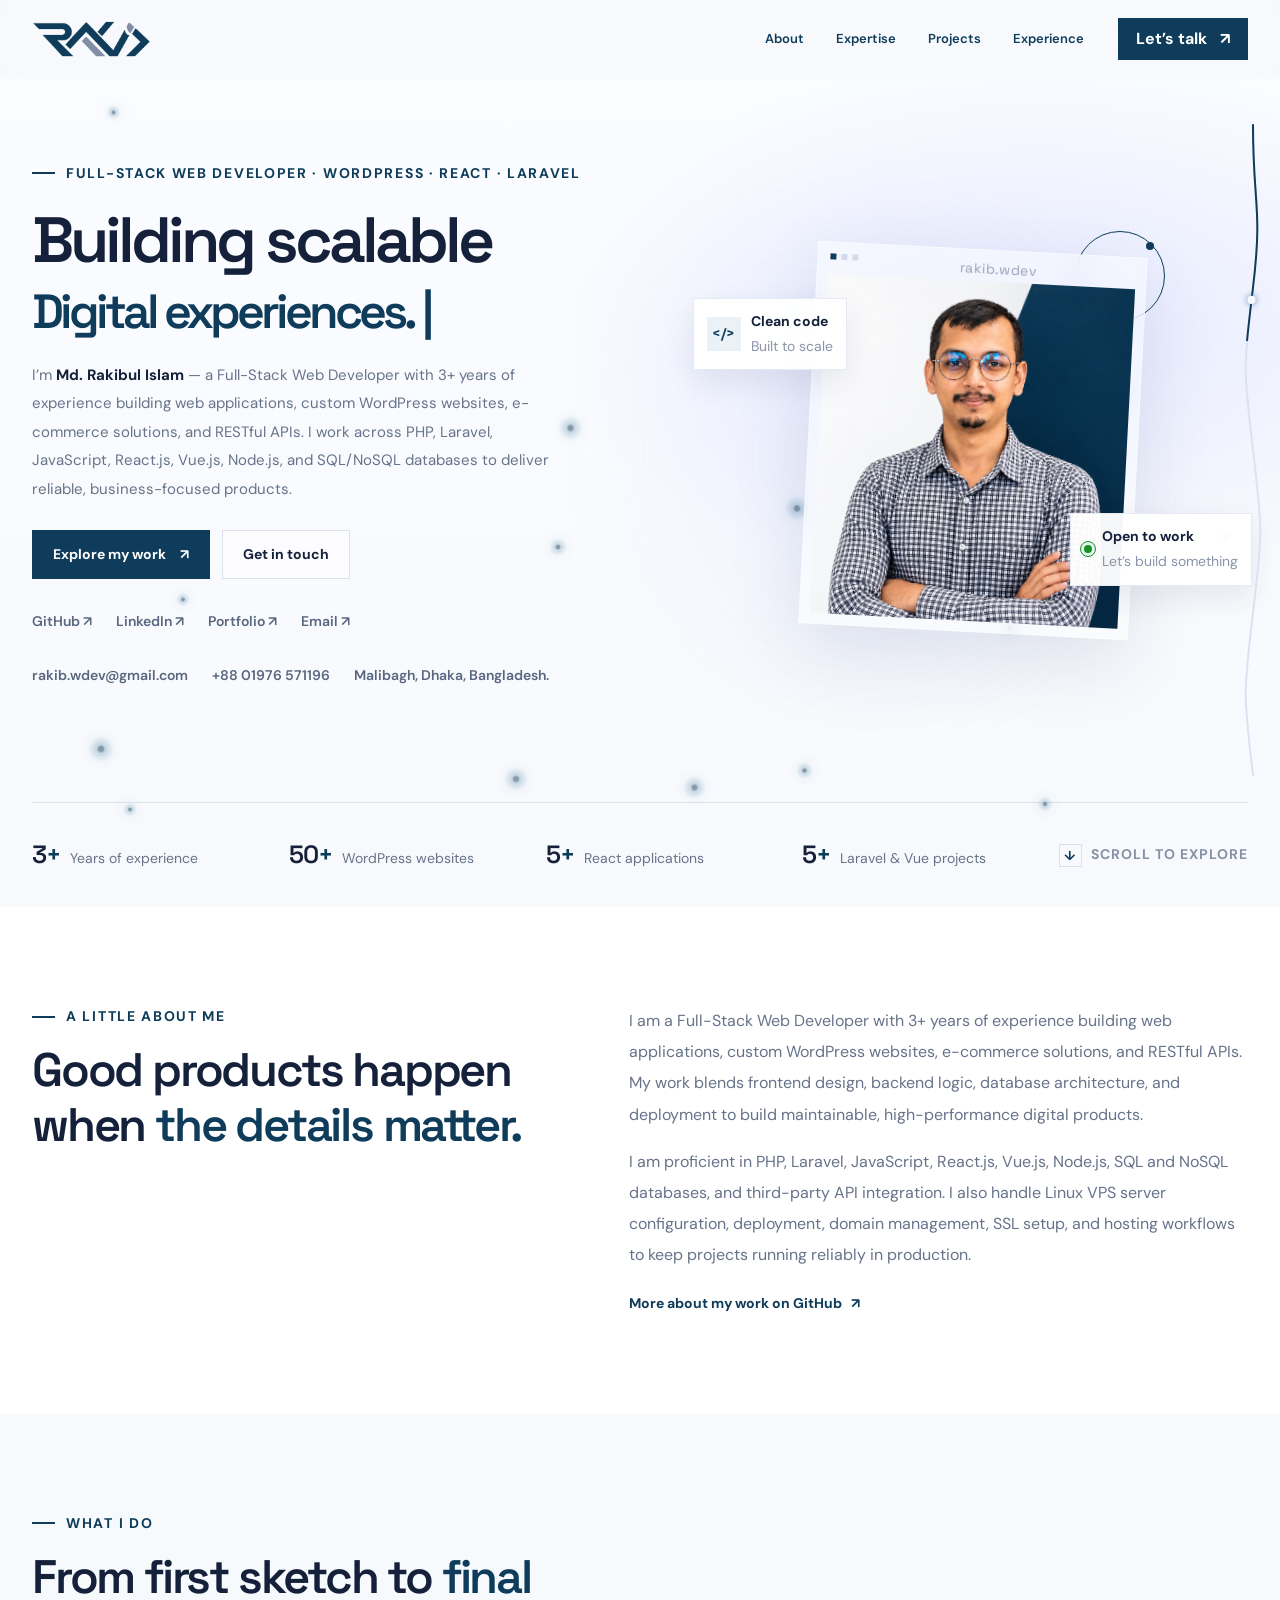
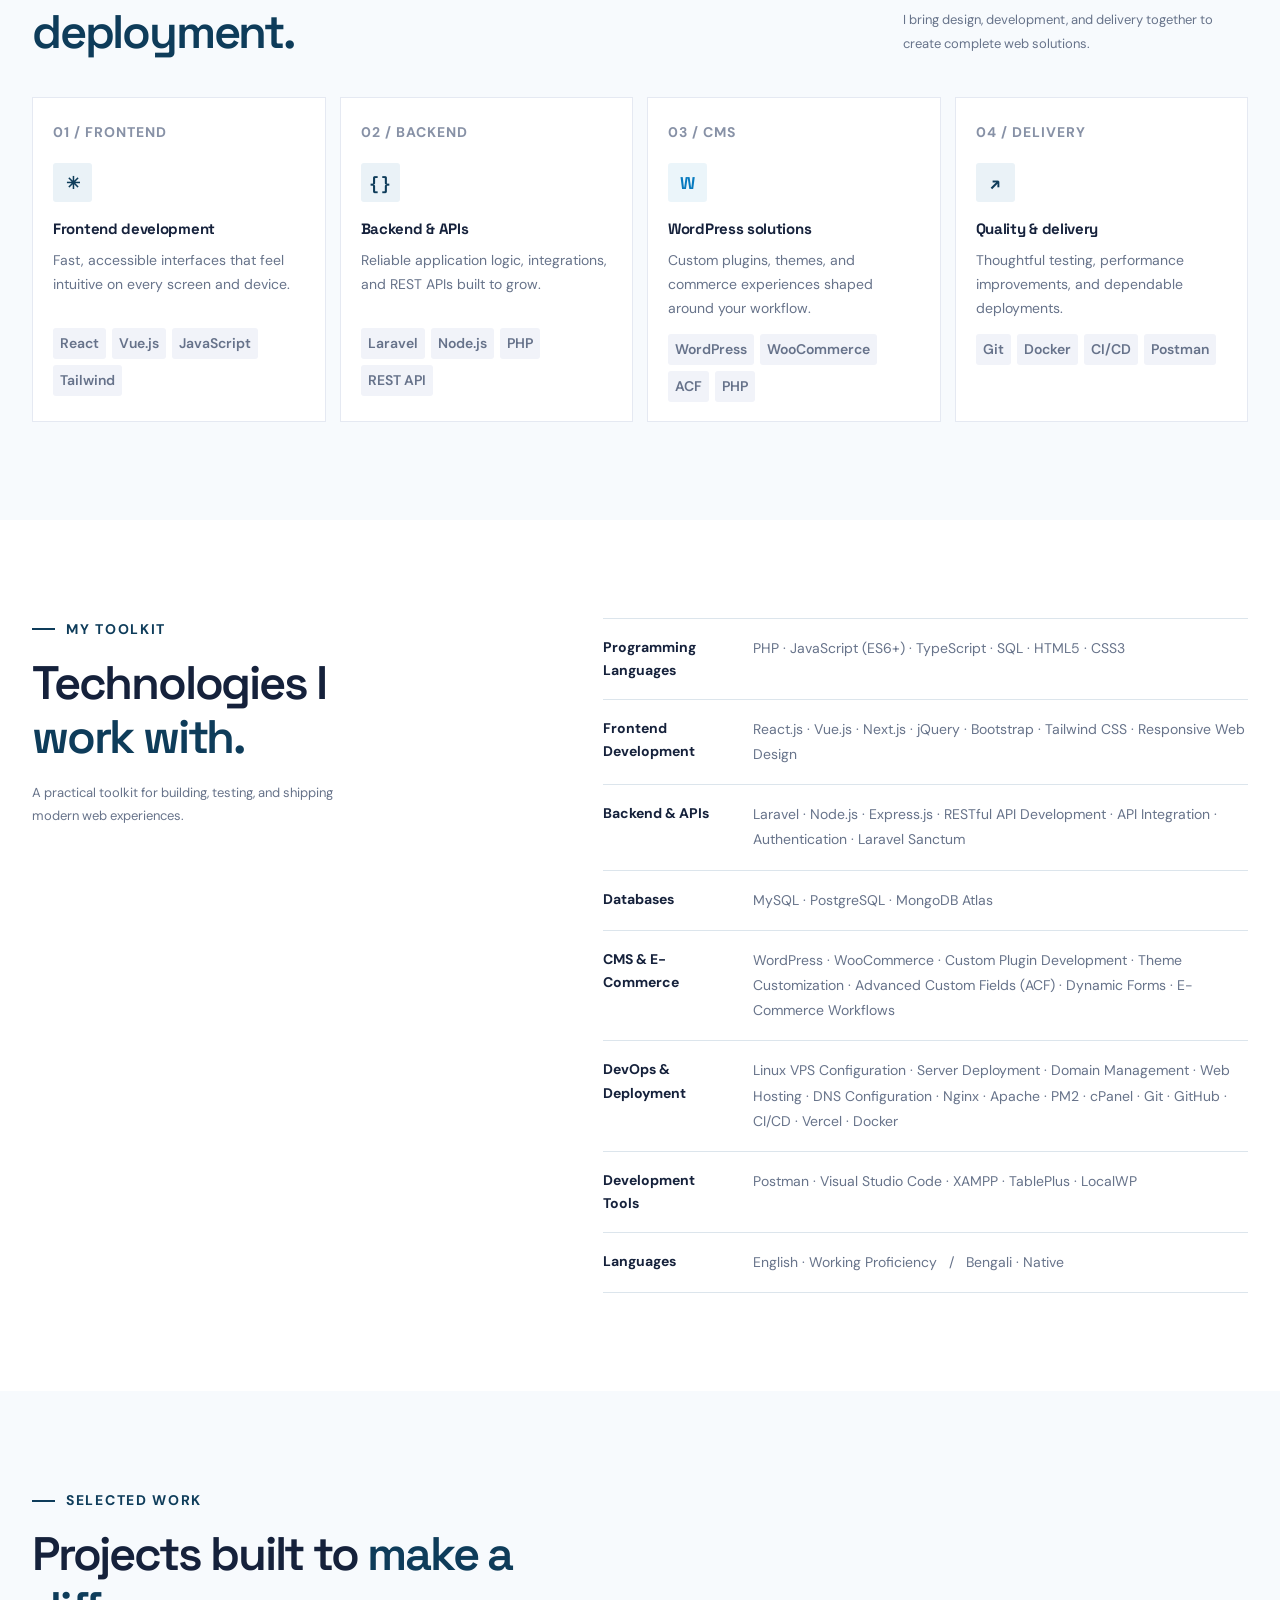
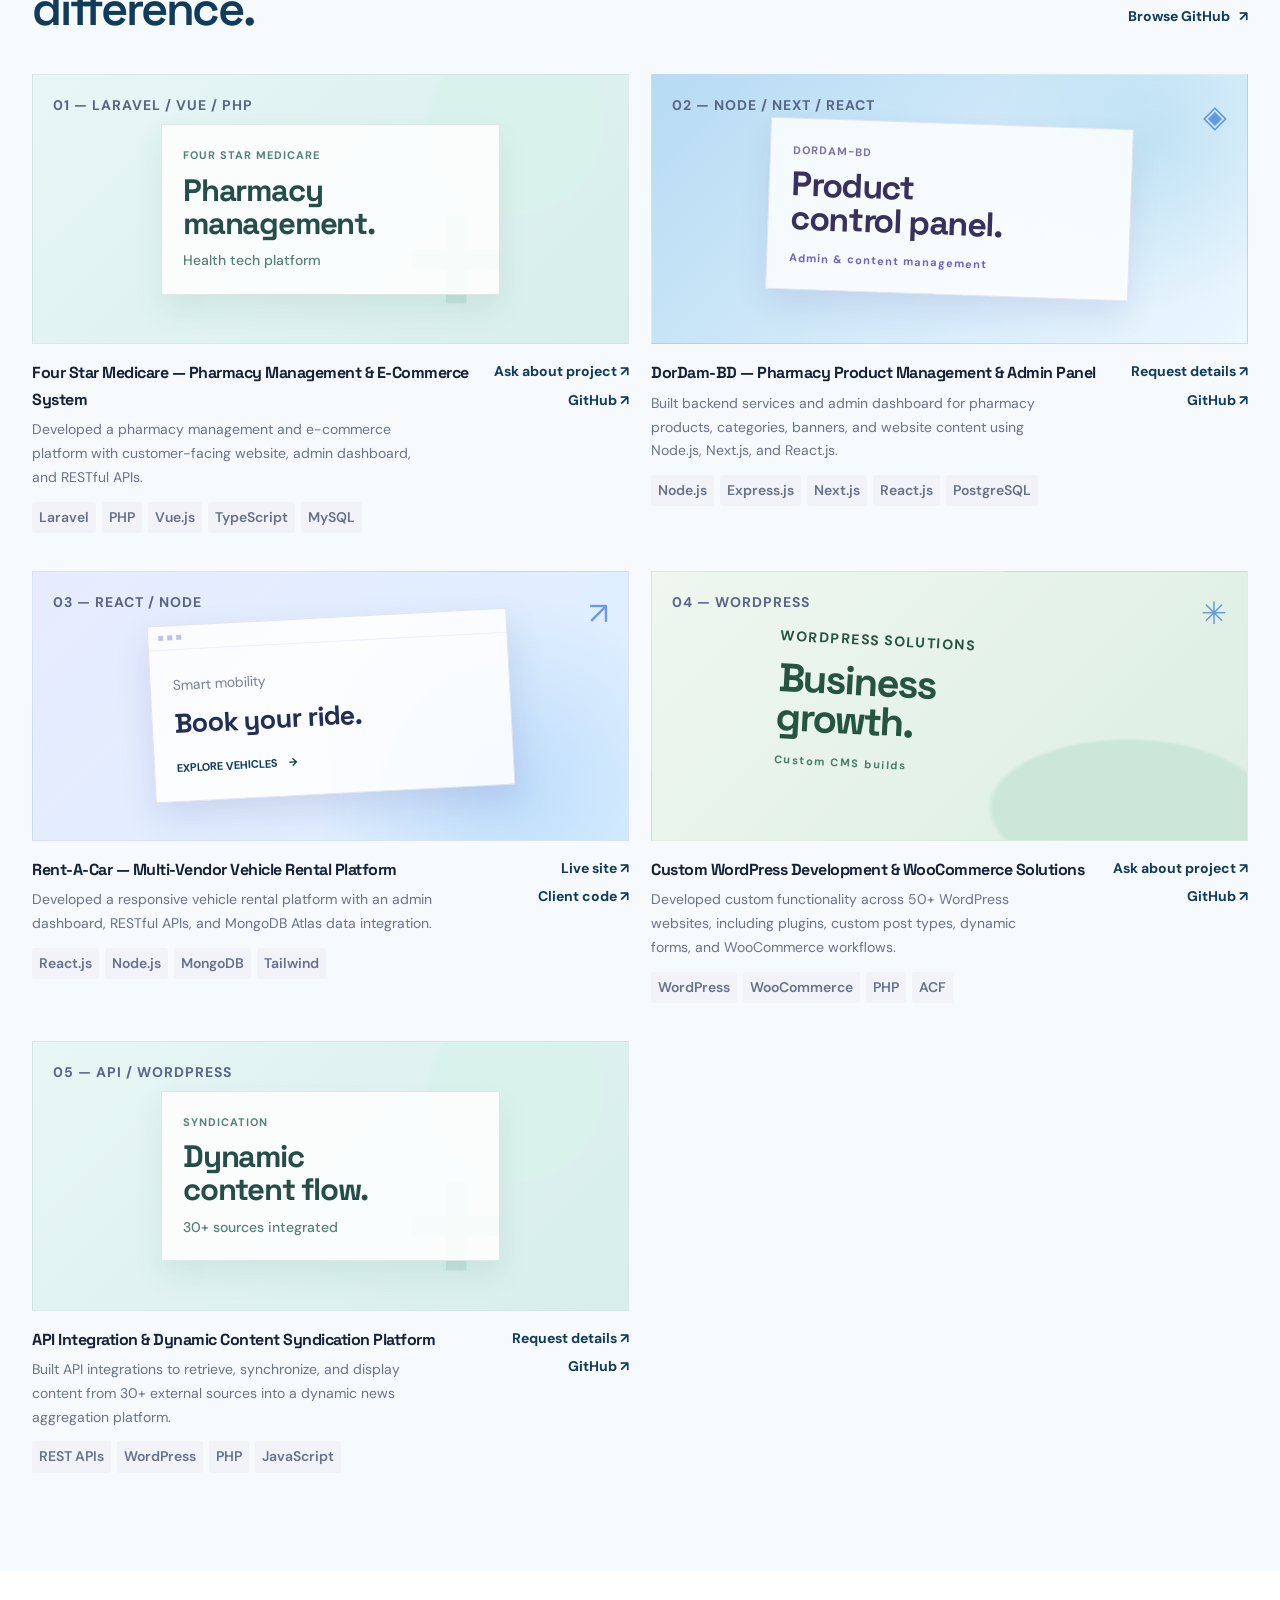
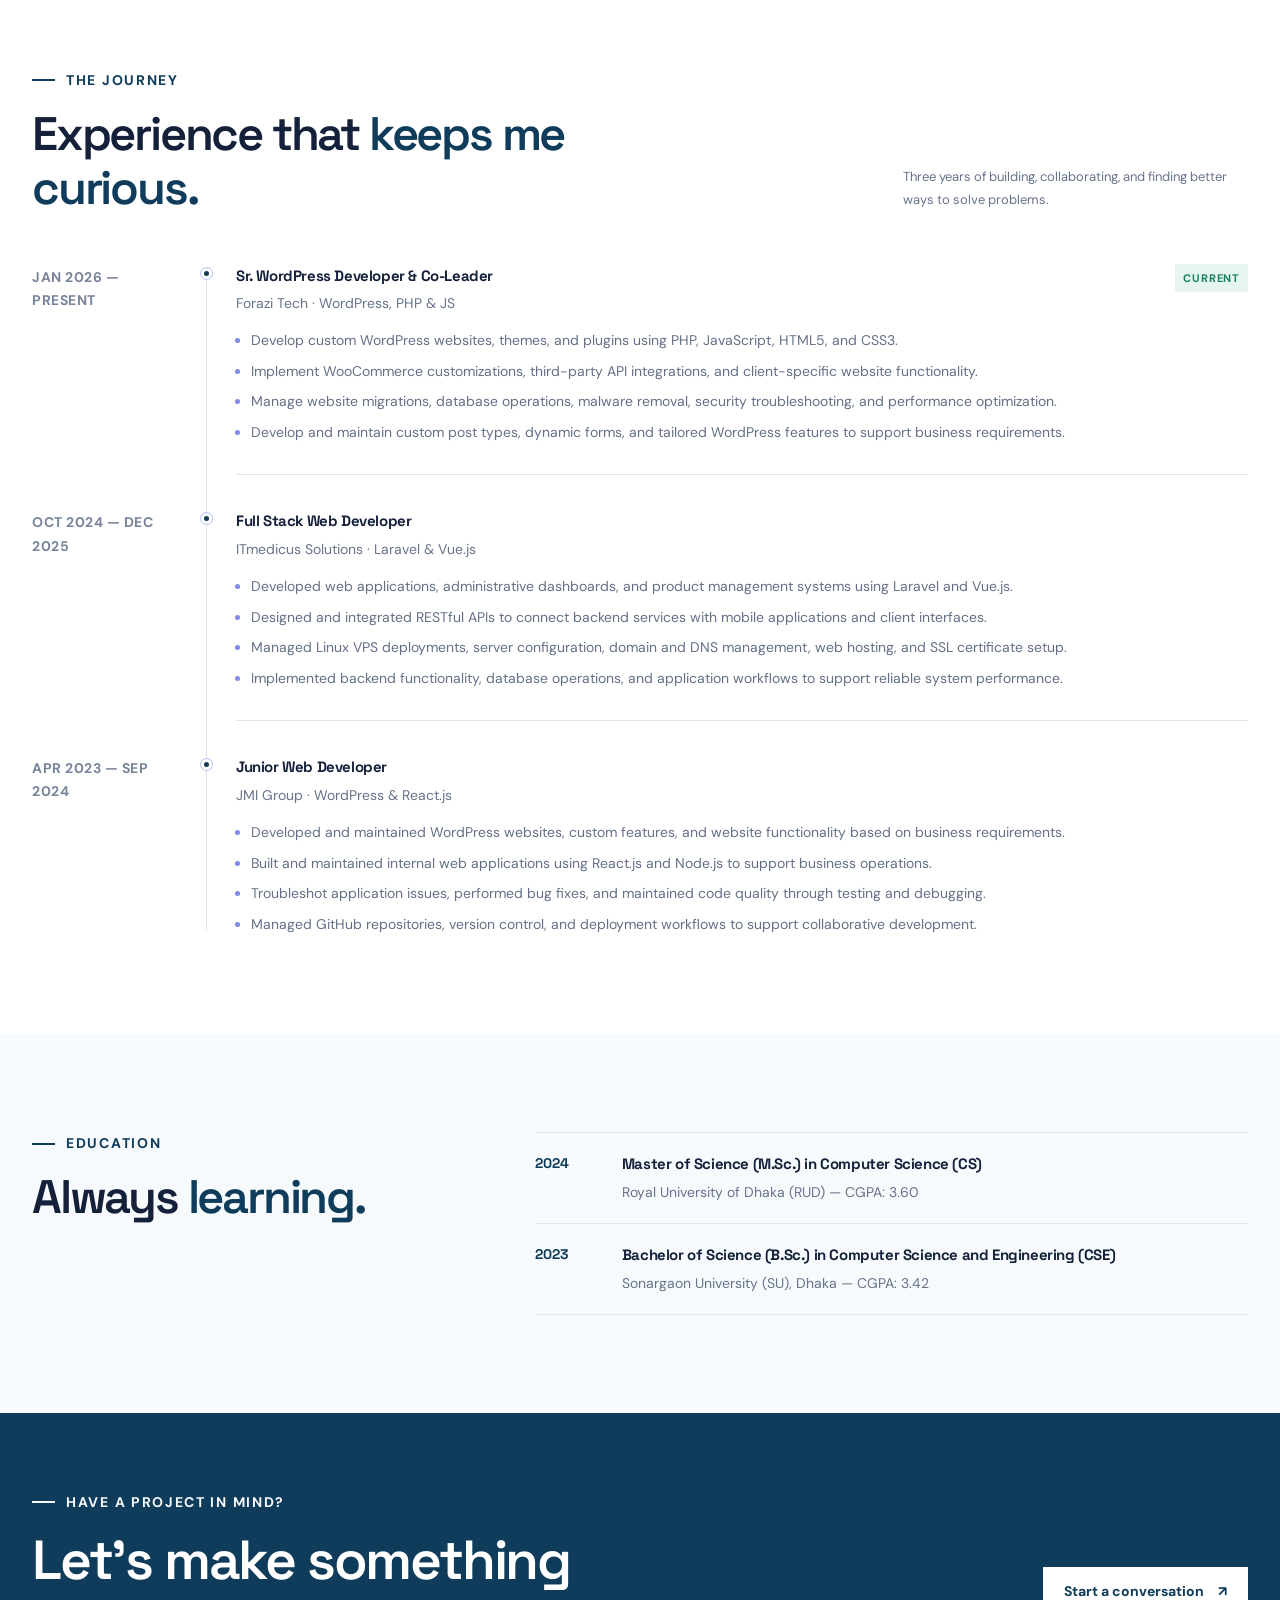
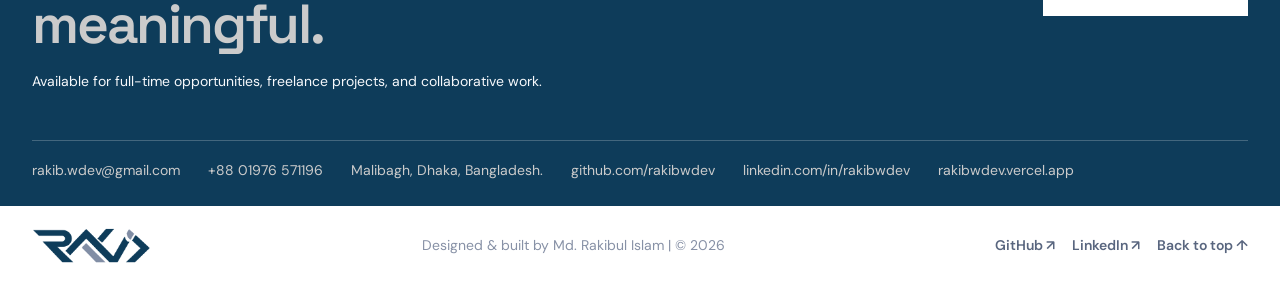
<file: index.html>
<!DOCTYPE html>
<html lang="en">

<head>
  <meta charset="UTF-8" />
  <meta name="viewport" content="width=device-width, initial-scale=1.0" />

<title>Md. Rakibul Islam | Full-Stack Web Developer | WordPress | React | Laravel</title>

  <meta
    name="description"
    content="Md. Rakibul Islam is a full-stack web developer in Dhaka, Bangladesh, specializing in WordPress, Laravel, React, REST APIs, and custom business web applications."
  />


  <!-- Open Graph -->
  <meta property="og:type" content="website" />
  <meta property="og:site_name" content="RakibWDev" />
  <meta
    property="og:title"
    content="RakibWDev | Md. Rakibul Islam - Full-Stack Developer"
  />
  <meta
    property="og:description"
    content="Explore the portfolio of Md. Rakibul Islam (RakibWDev), a full-stack developer in Dhaka specializing in WordPress, Laravel, React, and modern web applications."
  />
  <meta
    property="og:url"
    content="https://rakibwdev.vercel.app/"
  />
  <meta
    property="og:image"
    content="https://rakibwdev.vercel.app/images/OG-image.png"
  />
  <meta
    property="og:image:alt"
    content="RakibWDev - Md. Rakibul Islam, Full-Stack Web Developer"
  />

  <!-- Twitter / X -->
  <meta name="twitter:card" content="summary_large_image" />
  <meta
    name="twitter:title"
    content="RakibWDev | Md. Rakibul Islam - Full-Stack Developer"
  />
  <meta
    name="twitter:description"
    content="Full-stack web developer specializing in WordPress, Laravel, React, and custom web applications."
  />
  <meta
    name="twitter:image"
    content="https://rakibwdev.vercel.app/images/OG-image.png"
  />


  <meta name="robots" content="index, follow" />
  <meta name="theme-color" content="#F7F9FC" />

  <link rel="icon" href="/favicon.ico" sizes="any" />
  <link rel="icon" href="/favicon.svg" type="image/svg+xml" />

  <link
    rel="canonical"
    href="https://rakibwdev.vercel.app/"
  />

  <link rel="stylesheet" href="style.css" />

  <link rel="preconnect" href="https://fonts.googleapis.com" />
  <link rel="preconnect" href="https://fonts.gstatic.com" crossorigin />

  <link
    href="https://fonts.googleapis.com/css2?family=DM+Sans:wght@400;500;600;700&family=Space+Grotesk:wght@400;500;600;700&display=swap"
    rel="stylesheet"
  />

  <script src="index.js" defer></script>

<script type="application/ld+json">

{
  "@context": "https://schema.org",
  "@graph": [
    {
      "@type": "Person",
      "@id": "https://rakibwdev.vercel.app/#person",
      "name": "Md. Rakibul Islam",
      "alternateName": "RakibWDev",
      "url": "https://rakibwdev.vercel.app/",
      "jobTitle": "Full-Stack Web Developer",
      "address": {
        "@type": "PostalAddress",
        "addressLocality": "Dhaka",
        "addressCountry": "BD"
      },
      "sameAs": [
        "https://github.com/rakibwdev",
        "https://bd.linkedin.com/in/rakibwdev",
        "https://rakibwdev.netlify.app/"
      ]
    },
    {
      "@type": "WebSite",
      "@id": "https://rakibwdev.vercel.app/#website",
      "url": "https://rakibwdev.vercel.app/",
      "name": "RakibWDev",
      "publisher": {
        "@id": "https://rakibwdev.vercel.app/#person"
      }
    }
  ]
}

</script>

</head>

  <body>
    <canvas class="cursor-trail" aria-hidden="true"></canvas>
    <span class="cursor-dot" aria-hidden="true"></span>
    <svg class="scroll-snake" viewBox="0 0 32 800" aria-hidden="true">
      <path class="snake-track" pathLength="1" d="M16 0 C16 100 28 100 16 200 S4 300 16 400 S28 500 16 600 S4 700 16 800" />
      <path class="snake-progress" pathLength="1" d="M16 0 C16 100 28 100 16 200 S4 300 16 400 S28 500 16 600 S4 700 16 800" />
      <circle class="snake-head" cx="16" cy="0" r="5" />
    </svg>

    <header class="site-header">
      <div class="container header-container">
      <a class="site-logo" href="#home" aria-label="Rakibul Islam home">
          <img src="images/Rakib Logo.png" alt="Rakib logo" />
      </a>
              <button
          class="menu-toggle"
          type="button"
          aria-label="Toggle navigation"
          aria-expanded="false"
          aria-controls="main-nav"
        >
          <span></span>
          <span></span>
          <span></span>
        </button>
        <nav class="main-nav" id="main-nav" aria-label="Main navigation">
          <a class="nav-link" href="#about">About</a>
          <a class="nav-link" href="#expertise">Expertise</a>
          <a class="nav-link" href="#projects">Projects</a>
          <a class="nav-link" href="#experience">Experience</a>
        </nav>
        <a class="header-button" href="#contact">Let’s talk <span aria-hidden="true">↗</span></a>
      </div>
    </header>

    <main>
      <section class="hero" id="home">
        <div class="hero-fireflies" aria-hidden="true"></div>
        <div class="container hero-container">
          <div class="hero-content">
            <p class="eyebrow"><span class="eyebrow-line"></span> FULL-STACK WEB DEVELOPER · WORDPRESS · REACT · LARAVEL</p>
            <h1>Building scalable <br><span class="role-text" >digital experiences.</span></h1>
            <p class="hero-description">
              I’m <strong>Md. Rakibul Islam</strong> — a Full-Stack Web Developer with 3+ years of
              experience building web applications, custom WordPress websites, e-commerce solutions,
              and RESTful APIs. I work across PHP, Laravel, JavaScript, React.js, Vue.js, Node.js,
              and SQL/NoSQL databases to deliver reliable, business-focused products.
            </p>
            <div class="hero-actions">
              <a class="button button-primary" href="#projects">Explore my work <span aria-hidden="true">↗</span></a>
              <a class="button button-secondary" href="mailto:rakib.wdev@gmail.com">Get in touch</a>
            </div>
            <div class="hero-socials" aria-label="Social links">
              <a href="https://github.com/rakibwdev" target="_blank" rel="noreferrer">GitHub <span aria-hidden="true">↗</span></a>
              <a href="https://www.linkedin.com/in/rakibwdev" target="_blank" rel="noreferrer">LinkedIn <span aria-hidden="true">↗</span></a>
              <a href="https://rakibwdev.vercel.app" target="_blank" rel="noreferrer">Portfolio <span aria-hidden="true">↗</span></a>
              <a href="mailto:rakib.wdev@gmail.com">Email <span aria-hidden="true">↗</span></a>
            </div>
            <div class="hero-socials" aria-label="Contact details">
              <a href="mailto:rakib.wdev@gmail.com">rakib.wdev@gmail.com</a>
              <a href="tel:+8801976571196">+88 01976 571196</a>
              <a href="#contact">Malibagh, Dhaka, Bangladesh.</a>
            </div>
          </div>

          <div class="hero-visual">
            <div class="visual-orbit orbit-one"></div>
            <div class="visual-orbit orbit-two"></div>
            <div class="hero-image-frame">
              <div class="frame-top"><span></span><span></span><span></span><small>rakib.wdev</small></div>
              <img src="images/Md. Rakibul Islam.png" alt="Portrait of Md. Rakibul Islam" />
            </div>
            <div class="floating-note note-code"><span class="note-icon">&lt;/&gt;</span><span><strong>Clean code</strong><small>Built to scale</small></span></div>
            <div class="floating-note note-status"><span class="status-dot"></span><span><strong>Open to work</strong><small>Let’s build something</small></span></div>
            <!-- <div class="visual-caption">Thoughtful code. Real-world impact.</div> -->
             <div class="circle"></div>
          </div>
        </div>
        <div class="container hero-stats" aria-label="Career highlights">
          <div><strong>3<span>+</span></strong><small>Years of experience</small></div>
          <div><strong>50<span>+</span></strong><small>WordPress websites</small></div>
          <div><strong>5<span>+</span></strong><small>React applications</small></div>
          <div><strong>5<span>+</span></strong><small>Laravel &amp; Vue projects</small></div>
          <a class="scroll-cue" href="#about"><span class="scroll-cue-mark">↓</span> SCROLL TO EXPLORE</a>
        </div>
      </section>

      <section class="section about-section" id="about">
        <div class="container about-grid">
          <div class="section-intro">
            <p class="eyebrow"><span class="eyebrow-line"></span> A LITTLE ABOUT ME</p>
            <h2>Good products happen when <span>the details matter.</span></h2>
          </div>
          <div class="about-copy">
            <p>
              I am a Full-Stack Web Developer with 3+ years of experience building web applications,
              custom WordPress websites, e-commerce solutions, and RESTful APIs. My work blends
              frontend design, backend logic, database architecture, and deployment to build
              maintainable, high-performance digital products.
            </p>
            <p>
              I am proficient in PHP, Laravel, JavaScript, React.js, Vue.js, Node.js, SQL and NoSQL
              databases, and third-party API integration. I also handle Linux VPS server configuration,
              deployment, domain management, SSL setup, and hosting workflows to keep projects running
              reliably in production.
            </p>
            <a class="text-link" href="https://github.com/rakibwdev" target="_blank" rel="noreferrer">More about my work on GitHub <span aria-hidden="true">↗</span></a>
          </div>
        </div>
      </section>

      <section class="section expertise-section" id="expertise">
        <div class="container">
          <div class="section-heading">
            <div>
              <p class="eyebrow"><span class="eyebrow-line"></span> WHAT I DO</p>
              <h2>From first sketch to <span>final deployment.</span></h2>
            </div>
            <p>I bring design, development, and delivery together to create complete web solutions.</p>
          </div>
          <div class="expertise-grid">
            <article class="expertise-card">
              <span class="card-index">01 / FRONTEND</span>
              <div class="expertise-icon" aria-hidden="true">✳</div>
              <h3>Frontend development</h3>
              <p>Fast, accessible interfaces that feel intuitive on every screen and device.</p>
              <div class="tag-list"><span>React</span><span>Vue.js</span><span>JavaScript</span><span>Tailwind</span></div>
            </article>
            <article class="expertise-card">
              <span class="card-index">02 / BACKEND</span>
              <div class="expertise-icon" aria-hidden="true">{ }</div>
              <h3>Backend &amp; APIs</h3>
              <p>Reliable application logic, integrations, and REST APIs built to grow.</p>
              <div class="tag-list"><span>Laravel</span><span>Node.js</span><span>PHP</span><span>REST API</span></div>
            </article>
            <article class="expertise-card">
              <span class="card-index">03 / CMS</span>
              <div class="expertise-icon" aria-hidden="true">W</div>
              <h3>WordPress solutions</h3>
              <p>Custom plugins, themes, and commerce experiences shaped around your workflow.</p>
              <div class="tag-list"><span>WordPress</span><span>WooCommerce</span><span>ACF</span><span>PHP</span></div>
            </article>
            <article class="expertise-card">
              <span class="card-index">04 / DELIVERY</span>
              <div class="expertise-icon" aria-hidden="true">↗</div>
              <h3>Quality &amp; delivery</h3>
              <p>Thoughtful testing, performance improvements, and dependable deployments.</p>
              <div class="tag-list"><span>Git</span><span>Docker</span><span>CI/CD</span><span>Postman</span></div>
            </article>
          </div>
        </div>
      </section>

      <section class="section skills-section">
        <div class="container skills-layout">
          <div>
            <p class="eyebrow"><span class="eyebrow-line"></span> MY TOOLKIT</p>
            <h2>Technologies I <span>work with.</span></h2>
            <p class="skills-description">A practical toolkit for building, testing, and shipping modern web experiences.</p>
          </div>
          <div class="skills-list">
            <div class="skill-group"><h3>Programming Languages</h3><p>PHP · JavaScript (ES6+) · TypeScript · SQL · HTML5 · CSS3</p></div>
            <div class="skill-group"><h3>Frontend Development</h3><p>React.js · Vue.js · Next.js · jQuery · Bootstrap · Tailwind CSS · Responsive Web Design</p></div>
            <div class="skill-group"><h3>Backend &amp; APIs</h3><p>Laravel · Node.js · Express.js · RESTful API Development · API Integration · Authentication · Laravel Sanctum</p></div>
            <div class="skill-group"><h3>Databases</h3><p>MySQL · PostgreSQL · MongoDB Atlas</p></div>
            <div class="skill-group"><h3>CMS &amp; E-Commerce</h3><p>WordPress · WooCommerce · Custom Plugin Development · Theme Customization · Advanced Custom Fields (ACF) · Dynamic Forms · E-Commerce Workflows</p></div>
            <div class="skill-group"><h3>DevOps &amp; Deployment</h3><p>Linux VPS Configuration · Server Deployment · Domain Management · Web Hosting · DNS Configuration · Nginx · Apache · PM2 · cPanel · Git · GitHub · CI/CD · Vercel · Docker</p></div>
            <div class="skill-group"><h3>Development Tools</h3><p>Postman · Visual Studio Code · XAMPP · TablePlus · LocalWP</p></div>
            <div class="skill-group"><h3>Languages</h3><p>English · Working Proficiency &nbsp; / &nbsp; Bengali · Native</p></div>
          </div>
        </div>
      </section>

      <section class="section projects-section" id="projects">
        <div class="container">
          <div class="section-heading">
            <div>
              <p class="eyebrow"><span class="eyebrow-line"></span> SELECTED WORK</p>
              <h2>Projects built to <span>make a difference.</span></h2>
            </div>
            <a class="text-link all-projects-link" href="https://github.com/rakibwdev" target="_blank" rel="noreferrer">Browse GitHub <span aria-hidden="true">↗</span></a>
          </div>
          <div class="project-grid">
            <article class="project-card">
              <div class="project-art art-health"><span class="project-counter">01 — LARAVEL / VUE / PHP</span><span class="health-cross">+</span><div class="health-card"><small>FOUR STAR MEDICARE</small><b>Pharmacy<br />management.</b><span>Health tech platform</span></div></div>
              <div class="project-info"><div><h3>Four Star Medicare — Pharmacy Management &amp; E-Commerce System</h3><p>Developed a pharmacy management and e-commerce platform with customer-facing website, admin dashboard, and RESTful APIs.</p></div><div class="project-links"><a href="mailto:rakib.wdev@gmail.com?subject=Four%20Star%20Medicare">Ask about project ↗</a><a href="https://github.com/rakibwdev" target="_blank" rel="noreferrer">GitHub ↗</a></div></div>
              <div class="project-tags"><span>Laravel</span><span>PHP</span><span>Vue.js</span><span>TypeScript</span><span>MySQL</span></div>
            </article>
            <article class="project-card">
              <div class="project-art art-product"><span class="project-counter">02 — NODE / NEXT / REACT</span><span class="art-symbol">◈</span><div class="product-card-ui"><small>DORDAM-BD</small><b>Product<br />control panel.</b><span>Admin &amp; content management</span></div></div>
              <div class="project-info"><div><h3>DorDam-BD — Pharmacy Product Management &amp; Admin Panel</h3><p>Built backend services and admin dashboard for pharmacy products, categories, banners, and website content using Node.js, Next.js, and React.js.</p></div><div class="project-links"><a href="mailto:rakib.wdev@gmail.com?subject=DorDam-BD">Request details ↗</a><a href="https://github.com/rakibwdev" target="_blank" rel="noreferrer">GitHub ↗</a></div></div>
              <div class="project-tags"><span>Node.js</span><span>Express.js</span><span>Next.js</span><span>React.js</span><span>PostgreSQL</span></div>
            </article>
            <article class="project-card">
              <div class="project-art art-rental"><span class="project-counter">03 — REACT / NODE</span><span class="art-symbol">↗</span><div class="art-window"><div class="window-bar"><i></i><i></i><i></i></div><div class="window-content"><span>Smart mobility</span><b>Book your ride.</b><em>EXPLORE VEHICLES　→</em></div></div></div>
              <div class="project-info"><div><h3>Rent-A-Car — Multi-Vendor Vehicle Rental Platform</h3><p>Developed a responsive vehicle rental platform with an admin dashboard, RESTful APIs, and MongoDB Atlas data integration.</p></div><div class="project-links"><a href="https://enjoy-trip.web.app" target="_blank" rel="noreferrer">Live site ↗</a><a href="https://github.com/rakibwdev/enjoy-trip-client" target="_blank" rel="noreferrer">Client code ↗</a></div></div>
              <div class="project-tags"><span>React.js</span><span>Node.js</span><span>MongoDB</span><span>Tailwind</span></div>
            </article>
            <article class="project-card">
              <div class="project-art art-commerce"><span class="project-counter">04 — WORDPRESS</span><span class="art-symbol">✳</span><div class="commerce-copy"><small>WORDPRESS SOLUTIONS</small><b>Business<br />growth.</b><span>Custom CMS builds</span></div></div>
              <div class="project-info"><div><h3>Custom WordPress Development &amp; WooCommerce Solutions</h3><p>Developed custom functionality across 50+ WordPress websites, including plugins, custom post types, dynamic forms, and WooCommerce workflows.</p></div><div class="project-links"><a href="mailto:rakib.wdev@gmail.com?subject=WordPress%20project">Ask about project ↗</a><a href="https://github.com/rakibwdev" target="_blank" rel="noreferrer">GitHub ↗</a></div></div>
              <div class="project-tags"><span>WordPress</span><span>WooCommerce</span><span>PHP</span><span>ACF</span></div>
            </article>
            <article class="project-card">
              <div class="project-art art-health"><span class="project-counter">05 — API / WORDPRESS</span><span class="health-cross">+</span><div class="health-card"><small>SYNDICATION</small><b>Dynamic<br />content flow.</b><span>30+ sources integrated</span></div></div>
              <div class="project-info"><div><h3>API Integration &amp; Dynamic Content Syndication Platform</h3><p>Built API integrations to retrieve, synchronize, and display content from 30+ external sources into a dynamic news aggregation platform.</p></div><div class="project-links"><a href="mailto:rakib.wdev@gmail.com?subject=API%20syndication">Request details ↗</a><a href="https://github.com/rakibwdev" target="_blank" rel="noreferrer">GitHub ↗</a></div></div>
              <div class="project-tags"><span>REST APIs</span><span>WordPress</span><span>PHP</span><span>JavaScript</span></div>
            </article>
          </div>
        </div>
      </section>

      <section class="section experience-section" id="experience">
        <div class="container">
          <div class="section-heading">
            <div>
              <p class="eyebrow"><span class="eyebrow-line"></span> THE JOURNEY</p>
              <h2>Experience that <span>keeps me curious.</span></h2>
            </div>
            <p>Three years of building, collaborating, and finding better ways to solve problems.</p>
          </div>
          <div class="timeline">
            <article class="timeline-item">
              <span class="timeline-dot"></span>
              <div class="timeline-date">JAN 2026 — PRESENT</div>
              <div class="timeline-content"><div class="timeline-title"><div><h3>Sr. WordPress Developer &amp; Co-Leader</h3><p>Forazi Tech · WordPress, PHP &amp; JS</p></div><span class="current-badge">CURRENT</span></div><ul><li>Develop custom WordPress websites, themes, and plugins using PHP, JavaScript, HTML5, and CSS3.</li><li>Implement WooCommerce customizations, third-party API integrations, and client-specific website functionality.</li><li>Manage website migrations, database operations, malware removal, security troubleshooting, and performance optimization.</li><li>Develop and maintain custom post types, dynamic forms, and tailored WordPress features to support business requirements.</li></ul></div>
            </article>
            <article class="timeline-item">
              <span class="timeline-dot"></span>
              <div class="timeline-date">OCT 2024 — DEC 2025</div>
              <div class="timeline-content"><div class="timeline-title"><div><h3>Full Stack Web Developer</h3><p>ITmedicus Solutions · Laravel &amp; Vue.js</p></div></div><ul><li>Developed web applications, administrative dashboards, and product management systems using Laravel and Vue.js.</li><li>Designed and integrated RESTful APIs to connect backend services with mobile applications and client interfaces.</li><li>Managed Linux VPS deployments, server configuration, domain and DNS management, web hosting, and SSL certificate setup.</li><li>Implemented backend functionality, database operations, and application workflows to support reliable system performance.</li></ul></div>
            </article>
            <article class="timeline-item">
              <span class="timeline-dot"></span>
              <div class="timeline-date">APR 2023 — SEP 2024</div>
              <div class="timeline-content"><div class="timeline-title"><div><h3>Junior Web Developer</h3><p>JMI Group · WordPress &amp; React.js</p></div></div><ul><li>Developed and maintained WordPress websites, custom features, and website functionality based on business requirements.</li><li>Built and maintained internal web applications using React.js and Node.js to support business operations.</li><li>Troubleshot application issues, performed bug fixes, and maintained code quality through testing and debugging.</li><li>Managed GitHub repositories, version control, and deployment workflows to support collaborative development.</li></ul></div>
            </article>
          </div>
        </div>
      </section>

      <section class="section education-section">
        <div class="container education-grid">
          <div>
            <p class="eyebrow"><span class="eyebrow-line"></span> EDUCATION</p>
            <h2>Always <span>learning.</span></h2>
          </div>
          <div class="education-list">
            <article><span>2024</span><div><h3>Master of Science (M.Sc.) in Computer Science (CS) </h3><p>Royal University of Dhaka (RUD) — CGPA: 3.60</p></div></article>
            <article><span>2023</span><div><h3>Bachelor of Science (B.Sc.) in Computer Science and Engineering (CSE) </h3><p>Sonargaon University (SU), Dhaka — CGPA: 3.42</p></div></article>
          </div>
        </div>
      </section>

      <section class="contact-section" id="contact">
        <div class="container contact-container">
          <div>
            <p class="eyebrow"><span class="eyebrow-line"></span> HAVE A PROJECT IN MIND?</p>
            <h2>Let’s make something <span>meaningful.</span></h2>
            <p>Available for full-time opportunities, freelance projects, and collaborative work.</p>
          </div>
          <a class="button button-light" href="mailto:rakib.wdev@gmail.com">Start a conversation <span aria-hidden="true">↗</span></a>
        </div>
        <div class="container contact-details">
          <a href="mailto:rakib.wdev@gmail.com">rakib.wdev@gmail.com</a>
          <a href="tel:+8801976571196">+88 01976 571196</a>
          <span>Malibagh, Dhaka, Bangladesh.</span>
          <a href="https://github.com/rakibwdev" target="_blank" rel="noreferrer">github.com/rakibwdev</a>
          <a href="https://www.linkedin.com/in/rakibwdev" target="_blank" rel="noreferrer">linkedin.com/in/rakibwdev</a>
          <a href="https://rakibwdev.vercel.app" target="_blank" rel="noreferrer">rakibwdev.vercel.app</a>
        </div>
      </section>
    </main>

    <button class="back-to-top" type="button" aria-label="Back to top">
      <span aria-hidden="true">↑</span>
    </button>

    <footer class="site-footer">
      <div class="container footer-container">
        <a class="site-logo" href="#home">
          <img src="images/Rakib Logo.png" alt="Rakib logo" />
        </a>
        <p>Designed &amp; built by Md. Rakibul Islam | © <span id="year">2026</span></p>
        <div class="footer-socials"><a href="https://github.com/rakibwdev" target="_blank" rel="noreferrer">GitHub ↗</a><a href="https://www.linkedin.com/in/rakibwdev" target="_blank" rel="noreferrer">LinkedIn ↗</a><a href="#home">Back to top ↑</a></div>
      </div>
    </footer>
  </body>
</html>
</file>
<file: style.css>
:root {
  color-scheme: light;
  --ink: #15213b;
  --muted: #67738a;
  --blue: #0e3c5a;
  --blue-dark: #061f32;
  --blue-hover: #125e84;
  --blue-soft: #eaf2f7;
  --green: #179223;
  --paper: #f7f9fc;
  --white: #ffffff;
  --line: #dce5ec;
  --section_bg:#f7fafd;
  --font-body: "DM Sans", sans-serif;
  --font-display: "Space Grotesk", sans-serif;
  --container: 1320px;
}

* {
  box-sizing: border-box;
  margin: 0;
  padding: 0;
}

html {
  scroll-behavior: smooth;
  scroll-padding-top: 92px;
}

body {
  overflow-x: hidden;
  background: var(--paper);
  color: var(--ink);
  font-family: var(--font-body);
  line-height: 1.65;
  -webkit-font-smoothing: antialiased;
  cursor: none;
}

body,
button,
a {
  -webkit-tap-highlight-color: transparent;
}

a {
  color: inherit;
  text-decoration: none;
}

button {
  color: inherit;
  font: inherit;
}

img {
  display: block;
  max-width: 100%;
}

::selection {
  background: #dcedff;
  color: var(--ink);
}

.container {
  width: min(var(--container), calc(100% - 64px));
  margin-inline: auto;
}

.cursor-dot,
.cursor-trail {
  position: fixed;
  z-index: 1200;
  pointer-events: none;
}

.cursor-dot {
  top: 0;
  left: 0;
  width: 11px;
  height: 11px;
  border: 2px solid var(--white);
  background: var(--blue);
  box-shadow: 0 1px 8px rgba(50, 120, 212, 0.35);
  opacity: 0;
  transform: translate(-50%, -50%);
  transition: width 180ms ease, height 180ms ease, opacity 160ms ease;
  will-change: transform;
  border-radius: 50%;
}

.cursor-dot.is-visible {
  opacity: 1;
}

.cursor-dot.is-hovering {
  width: 18px;
  height: 18px;
}

.cursor-trail {
  inset: 0;
  width: 100%;
  height: 100%;
}

.scroll-snake {
  position: fixed;
  z-index: 5;
  top: 10vh;
  right: 14px;
  width: 26px;
  height: 80vh;
  overflow: visible;
  pointer-events: none;
}

.snake-track,
.snake-progress {
  fill: none;
  stroke-linecap: round;
  stroke-width: 2;
  vector-effect: non-scaling-stroke;
}

.snake-track {
  stroke: #dce2f1;
}

.snake-progress {
  stroke: var(--blue);
  stroke-dasharray: 1;
  stroke-dashoffset: 1;
}

.snake-head {
  fill: var(--paper);
  filter: drop-shadow(0 0 4px rgba(30, 95, 156, 0.747));
}

.site-header {
  position: sticky;
  z-index: 100;
  top: 0;
  border-bottom: 1px solid transparent;
  background: rgb(247 249 255 / 10%);
  backdrop-filter: blur(16px);
  transition: border-color 220ms ease, box-shadow 220ms ease;
}

.site-header.is-scrolled {
  border-color: rgb(229 233 242 / 90%);
  box-shadow: 0 8px 25px rgb(27 42 78 / 5%);
}

.header-container {
  display: flex;
  min-height: 78px;
  align-items: center;
  gap: 34px;
  transition: min-height 220ms ease;
}

.site-header.is-compact .header-container {
  min-height: 60px;
}

/* .site-logo {
  flex-shrink: 0;
  font-family: var(--font-display);
  font-size: 23px;
  font-weight: 700;
  letter-spacing: -1.3px;
  transition: font-size 220ms ease;
}

.site-header.is-compact .site-logo {
  font-size: 20px;
}

.site-logo span {
  color: var(--blue);
} */

.site-logo {
  display: inline-flex;
  align-items: center;
  flex-shrink: 0;
  text-decoration: none;
}

.site-logo img {
  display: block;
  width: 120px;
  height: auto;
  transition: width 400ms ease;
}

.site-header.is-compact .site-logo img {
  width: 100px;
}

.main-nav {
  display: flex;
  align-items: center;
  gap: 32px;
  margin-left: auto;
}

.nav-link {
  color: var(--blue);
  font-size: 13px;
  font-weight: 600;
  transition: color 160ms ease;
}

.nav-link:hover,
.nav-link:focus-visible {
  color: var(--blue-dark);
}

.header-button {
  display: inline-flex;
  min-height: 42px;
  align-items: center;
  gap: 13px;
  padding: 0 18px;
  background: var(--blue);
  color: var(--white);
  font-size: 16px;
  font-weight: 700;
  transition:
    min-height 220ms ease,
    background 180ms ease,
    transform 180ms ease;
}

.site-header.is-compact .header-button {
  min-height: 36px;
}

.header-button:hover,
.button-primary:hover {
  transform: translateY(-2px);
  background: var(--blue-dark);
}

.menu-toggle {
  display: none;
  width: 42px;
  height: 42px;
  border: 1px solid var(--line);
  background: var(--white);
  cursor: pointer;
}

.menu-toggle span {
  display: block;
  width: 17px;
  height: 2px;
  margin: 4px auto;
  background: var(--ink);
  transition: transform 180ms ease, opacity 180ms ease;
}

.menu-toggle.is-open span:first-child {
  transform: translateY(6px) rotate(45deg);
}

.menu-toggle.is-open span:nth-child(2) {
  opacity: 0;
}

.menu-toggle.is-open span:last-child {
  transform: translateY(-6px) rotate(-45deg);
}

.hero {
  position: relative;
  display: flex;
  min-height: 92vh;
  min-height: 92svh;
  flex-direction: column;
  overflow: hidden;
  padding: 0px 0 0;
  background:
    radial-gradient(ellipse at 81% 30%, rgb(223 228 255 / 75%), transparent 33%),
    linear-gradient(180deg, #fbfcff 0%, var(--paper) 100%);
}

.hero::after {
  position: absolute;
  z-index: 0;
  top: 8%;
  right: 8%;
  width: min(48vw, 620px);
  aspect-ratio: 1;
  background: radial-gradient(circle, rgb(218 225 255 / 48%), transparent 69%);
  content: "";
  filter: blur(12px);
  opacity: 0.7;
  pointer-events: none;
  animation: hero-glow-drift 18s ease-in-out infinite alternate;
}

.hero-fireflies {
  position: absolute;
  z-index: 1;
  inset: 0;
  overflow: hidden;
  pointer-events: none;
}


.hero-fireflies span {
  position: absolute;
  display: block;
  width: 22px;
  height: 22px;

  background: radial-gradient(
    circle,
    rgb(8 50 78 / 95%) 0 12%,
    rgb(32 105 143 / 38%) 24%,
    transparent 70%
  );

  filter: drop-shadow(0 0 7px rgb(32 105 143 / 58%));
  opacity: 0.5;
  animation: firefly-drift 5.2s ease-in-out infinite alternate;
}


.hero-fireflies span:nth-child(1) {
  top: 15%;
  left: 42%;
  animation-delay: -1.7s;
}

.hero-fireflies span:nth-child(2) {
  top: 28%;
  left: 73%;
  width: 27px;
  height: 27px;
  animation-duration: 6.8s;
  animation-delay: -4.2s;
}

.hero-fireflies span:nth-child(3) {
  top: 56%;
  left: 56%;
  width: 17px;
  height: 17px;
  animation-duration: 4.3s;
  animation-delay: -2.6s;
}

.hero-fireflies span:nth-child(4) {
  top: 73%;
  left: 82%;
  animation-duration: 7.2s;
  animation-delay: -0.8s;
}

.hero-fireflies span:nth-child(5) {
  top: 39%;
  left: 93%;
  width: 18px;
  height: 18px;
  animation-duration: 5.9s;
  animation-delay: -3.3s;
}

.hero-fireflies span:nth-child(6) {
  top: 81%;
  left: 66%;
  width: 25px;
  height: 25px;
  animation-duration: 6.4s;
  animation-delay: -1.1s;
}

.hero-fireflies span:nth-child(7) {
  top: 21%;
  left: 59%;
  width: 16px;
  height: 16px;
  animation-duration: 4.8s;
  animation-delay: -3.9s;
}

.hero-fireflies span:nth-child(8) {
  top: 64%;
  left: 96%;
  width: 28px;
  height: 28px;
  animation-duration: 7.7s;
  animation-delay: -5.4s;
}

.hero-fireflies span:nth-child(9) {
  top: 89%;
  left: 45%;
  width: 17px;
  height: 17px;
  animation-duration: 5.6s;
  animation-delay: -2s;
}

.hero-fireflies span:nth-child(10) {
  top: 47%;
  left: 67%;
  animation-duration: 6.1s;
  animation-delay: -4.8s;
}

.hero-fireflies span:nth-child(11) {
  top: 11%;
  left: 87%;
  width: 19px;
  height: 19px;
  animation-duration: 4.6s;
  animation-delay: -2.9s;
}

.hero-fireflies span:nth-child(12) {
  top: 68%;
  left: 38%;
  width: 24px;
  height: 24px;
  animation-duration: 7s;
  animation-delay: -5.1s;
}

@keyframes firefly-drift {
  0% {
    opacity: 0.2;
    transform: translate3d(-7px, 5px, 0) scale(0.3);
  }

  48% {
    opacity: 0.92;
  }

  100% {
    opacity: 0.38;
    transform: translate3d(9px, -12px, 0) scale(0.6);
  }
}

@keyframes hero-glow-drift {
  to {
    transform: translate(-18px, 15px) scale(0.8);
  }
}

.hero-container {
  position: relative;
  z-index: 2;
  display: grid;
  flex: 1;
  min-height: 490px;
  align-items: center;
  grid-template-columns: 1.05fr 0.95fr;
  gap: 58px;
}

.hero-content {
  padding: 10px 0 42px;
}

.eyebrow {
  display: flex;
  align-items: center;
  gap: 11px;
  color: var(--blue);
  font-size: 14px;
  font-weight: 700;
  letter-spacing: 1.7px;
}

.eyebrow-line {
  display: inline-block;
  width: 23px;
  height: 2px;
  background: currentColor;
}

.hero h1 {
  max-width: 625px;
  margin-top: 22px;
  font-family: var(--font-display);
  font-size: clamp(48px, 5vw, 66px);
  font-weight: 600;
  letter-spacing: -4px;
  line-height: 1.04;
}

.hero h1 span,
.section h2 span,
.contact-container h2 span {
  color: var(--blue);
}

.hero-description {
  max-width: 540px;
  margin-top: 21px;
  color: var(--muted);
  font-size: 15px;
  line-height: 1.9;
}

.hero-description strong {
  color: var(--ink);
  font-weight: 700;
}

.hero-actions {
  display: flex;
  flex-wrap: wrap;
  gap: 12px;
  margin-top: 27px;
}

.button {
  display: inline-flex;
  min-height: 49px;
  align-items: center;
  justify-content: center;
  gap: 14px;
  padding: 0 20px;
  border: 1px solid transparent;
  font-size: 14px;
  font-weight: 700;
  transition: color 180ms ease, background 180ms ease, border-color 180ms ease, transform 180ms ease;
}

.button-primary {
  background: var(--blue);
  color: var(--white);
}

.button-secondary {
  border-color: #dce1ed;
  background: rgb(255 255 255 / 58%);
}

.button-secondary:hover {
  transform: translateY(-2px);
  border-color: var(--blue);
  color: var(--blue);
}

.hero-socials {
  display: flex;
  flex-wrap: wrap;
  gap: 24px;
  margin-top: 31px;
}

.hero-socials a,
.footer-socials a {
  color: #59667f;
  font-size: 14px;
  font-weight: 600;
  transition: color 160ms ease;
}


.role-text {
  font-size: clamp(32px, 5vw, 48px);
  overflow-wrap: anywhere;
}

.role-text::after {
    content: "|";
    margin-left: 8px;
    animation: blink 0.9s infinite;
}

@keyframes blink {
    50% {
        opacity: 0;
    }
}

.hero-socials a:hover,
.footer-socials a:hover {
  color: var(--blue);
}

.hero-visual {
  position: relative;
  display: grid;
  min-height: 420px;
  place-items: center;
}

.hero-image-frame {
  position: relative;
  /* z-index: 3; */
  width: min(330px, 80%);
  padding: 10px;
  border: 1px solid rgb(255 255 255 / 42%);
  background: rgb(255 255 255 / 42%);
  backdrop-filter: blur(15px);
  box-shadow: 0 24px 70px rgb(43 59 110 / 12%);
  transform: rotate(3deg);
  transition: transform 500ms ease;
}

.hero-image-frame:hover {
  transform: rotate(0) translateY(-5px);
}

.frame-top {
  display: flex;
  height: 21px;
  align-items: flex-start;
  gap: 5px;
  padding: 1px 2px;
}

.frame-top > span {
  width: 6px;
  height: 6px;
  background: #d4daea;
}

.frame-top > span:first-child {
  background: var(--blue);
}

.frame-top small {
  margin: -4px auto 0;
  color: #98a1b5;
  font-family: var(--font-display);
  font-size: 14px;
  letter-spacing: 0.4px;
}

.hero-image-frame img {
  width: 100%;
  height: 340px;
  background: #dfe4dc;
  object-fit: cover;
  object-position: center 30%;
}

.visual-orbit {
  position: absolute;
  /* border: 1px solid rgb(50 56 212 / 11%); */
}

.orbit-one {
  width: 355px;
  height: 355px;
}

.orbit-two {
  width: 445px;
  height: 445px;
  border-style: none;
  border-color: rgb(50 56 212 / 9%);
}


.circle {

    position: absolute;
    right: 15%;
    top: 0;
    width: 90px;
    height: 90px;
    border:
        1px solid
        var(--blue);

    border-radius: 50%;
    /* opacity: 0.7; */
    z-index: -1;
    transition: transform 0.8s ease;
}


.circle::after {
    content: "";
    position: absolute;
    width: 8px;
    height: 8px;
    top: 10px;
    right: 10px;
    border-radius: 50%;
    background: var(--blue);
}


.hero-visual:has(.hero-image-frame:hover) .circle {
  transform: rotate(-390deg);
}


.floating-note {
  position: absolute;
  z-index: 4;
  display: flex;
  align-items: center;
  gap: 10px;
  padding: 11px 13px;
  border: 1px solid #e6eaf4;
  background: rgb(255 255 255 / 96%);
  box-shadow: 0 12px 30px rgb(34 48 86 / 9%);
  animation: float-note 4.5s ease-in-out infinite;
}

.note-code {
  top: 67px;
  left: -5px;
}

.note-status {
  right: -4px;
  bottom: 65px;
  animation-delay: -2.2s;
}

.note-icon {
  display: grid;
  width: 34px;
  height: 34px;
  place-items: center;
  background: var(--blue-soft);
  color: var(--blue);
  font-family: var(--font-display);
  font-size: 14px;
  font-weight: 700;
}

.floating-note strong,
.floating-note small {
  display: block;
}

.floating-note strong {
  font-size: 14px;
}

.floating-note small {
  margin-top: 2px;
  color: #8a94a8;
  font-size: 14px;
}

/* .status-dot {
  width: 8px;
  height: 8px;
  background: var(--green);
  box-shadow: 0 0 0 4px #e5f5f0;
  border-radius: 50%;
} */

.status-dot {
  position: relative;
  width: 8px;
  height: 8px;
  background: var(--green);
  box-shadow: 0 0 0 4px #e5f5f0;
  border-radius: 50%;
}

.status-dot::after {
  content: "";
  position: absolute;
  inset: -4px;
  border: 1px solid var(--green);
  border-radius: 50%;
  animation: status-pulse 1.8s ease-out infinite;
}

@keyframes status-pulse {
  0% {
    transform: scale(1);
    opacity: 0.8;
  }

  100% {
    transform: scale(1.5);
    opacity: 0;
  }
}


.visual-caption {
  position: absolute;
  right: 17px;
  bottom: 21px;
  color: #858fa5;
  font-family: var(--font-display);
  font-size: 14px;
  letter-spacing: 0.5px;
}

@keyframes float-note {
  50% {
    transform: translateY(-7px);
  }
}

.hero-stats {
  position: relative;
  display: grid;
  min-height: 105px;
  align-items: center;
  grid-template-columns: repeat(4, 1fr) auto;
  border-top: 1px solid var(--line);
}

.hero-stats > div {
  display: flex;
  align-items: baseline;
  gap: 9px;
}

.hero-stats strong {
  font-family: var(--font-display);
  font-size: 25px;
  font-weight: 600;
  letter-spacing: -1px;
}

.hero-stats strong span {
  color: var(--blue);
}

.hero-stats small {
  color: var(--muted);
  font-size: 14px;
}

.scroll-cue {
  display: flex;
  align-items: center;
  gap: 9px;
  color: #8791a6;
  font-size: 14px;
  font-weight: 700;
  letter-spacing: 1px;
}

.scroll-cue-mark {
  display: grid;
  width: 23px;
  height: 23px;
  place-items: center;
  border: 1px solid #d9dfed;
  color: var(--blue);
  font-size: 13px;
}

.section {
  padding: 98px 0;
}

.about-section {
  background: var(--white);
}

.about-grid {
  display: grid;
  align-items: start;
  grid-template-columns: 0.9fr 1.1fr;
  gap: 90px;
}

.section h2,
.contact-container h2 {
  margin-top: 15px;
  font-family: var(--font-display);
  font-size: clamp(33px, 4vw, 47px);
  font-weight: 600;
  letter-spacing: -2.2px;
  line-height: 1.16;
}

.about-copy p {
  margin-bottom: 16px;
  color: var(--muted);
  font-size: 16px;
  line-height: 1.95;
}

.text-link {
  display: inline-flex;
  align-items: center;
  gap: 9px;
  margin-top: 5px;
  color: var(--blue);
  font-size: 14px;
  font-weight: 700;
}

.text-link:hover {
  color: var(--blue-dark);
}

.expertise-section {
  background: var(--section_bg);
}

.section-heading {
  display: flex;
  align-items: end;
  justify-content: space-between;
  gap: 35px;
  margin-bottom: 38px;
}

.section-heading > p {
  max-width: 345px;
  margin-bottom: 4px;
  color: var(--muted);
  font-size: 13px;
  line-height: 1.8;
}

.section-heading h2 {
  max-width: 640px;
}

.expertise-grid {
  display: grid;
  grid-template-columns: repeat(4, minmax(0, 1fr));
  gap: 14px;
}

.expertise-card {
  min-height: 255px;
  padding: 21px 20px 19px;
  border: 1px solid #e5e9f2;
  background: var(--white);
  transition: transform 200ms ease, border-color 200ms ease, box-shadow 200ms ease;
}

.expertise-card:hover {
  transform: translateY(-5px);
  border-color: #c8cdfa;
  box-shadow: 0 14px 30px rgb(37 49 100 / 7%);
}

.card-index {
  color: #8791a6;
  font-size: 14px;
  font-weight: 700;
  letter-spacing: 1px;
}

.expertise-icon {
  display: grid;
  width: 39px;
  height: 39px;
  margin-top: 18px;
  place-items: center;
  background: var(--blue-soft);
  color: var(--blue);
  font-family: var(--font-display);
  font-size: 17px;
  font-weight: 700;
  border-radius: 3px;
}

.expertise-card:nth-child(3) .expertise-icon {
  background: #077abf14;
  color: #077abf;
}

.expertise-card h3 {
  margin-top: 15px;
  font-family: var(--font-display);
  font-size: 15px;
  letter-spacing: -0.3px;
}

.expertise-card > p {
  min-height: 66px;
  margin-top: 7px;
  color: var(--muted);
  font-size: 14px;
  line-height: 1.7;
}

.tag-list,
.project-tags {
  display: flex;
  flex-wrap: wrap;
  gap: 6px;
}

.tag-list {
  margin-top: 13px;
}

.tag-list span,
.project-tags span {
  padding: 4px 7px;
  background: #f1f3f9;
  color: #66728a;
  font-size: 14px;
  font-weight: 600;
  border-radius: 3px;
}

.skills-section {
  background: var(--white);
}

.skills-layout {
  display: grid;
  grid-template-columns: 0.85fr 1.15fr;
  gap: 95px;
}

.skills-layout h2 {
  max-width: 380px;
}

.skills-description {
  max-width: 340px;
  margin-top: 16px;
  color: var(--muted);
  font-size: 13px;
  line-height: 1.8;
}

.skills-list {
  border-top: 1px solid var(--line);
}

.skill-group {
  display: grid;
  grid-template-columns: 130px 1fr;
  gap: 20px;
  padding: 17px 0;
  border-bottom: 1px solid var(--line);
}

.skill-group h3 {
  color: var(--ink);
  font-size: 14px;
  font-weight: 700;
}

.skill-group p {
  color: var(--muted);
  font-size: 14px;
  line-height: 1.8;
}

.projects-section {
  background: var(--section_bg);
}

.all-projects-link {
  flex-shrink: 0;
  margin-bottom: 8px;
}

.project-grid {
  display: grid;
  grid-template-columns: repeat(2, minmax(0, 1fr));
  gap: 38px 22px;
}

.project-card {
  min-width: 0;
}

.project-art {
  position: relative;
  display: flex;
  min-height: 270px;
  align-items: center;
  justify-content: center;
  overflow: hidden;
  border: 1px solid rgb(21 33 59 / 5%);
  transition: transform 220ms ease, box-shadow 220ms ease;
}

.project-card:hover .project-art {
  transform: translateY(-4px);
  box-shadow: 0 14px 28px rgb(32 43 82 / 10%);
}

.project-counter {
  position: absolute;
  z-index: 2;
  top: 19px;
  left: 20px;
  color: #596586;
  font-size: 14px;
  font-weight: 700;
  letter-spacing: 1px;
}

.art-symbol {
  position: absolute;
  top: 16px;
  right: 20px;
  color: rgb(50 113 212 / 68%);
  font-size: 31px;
}

.art-rental {
  background:
   radial-gradient(circle at 80% 80%, rgb(65 149 236 / 20%), transparent 37%), linear-gradient(135deg, #e8ebff, #dcf0ff)
}

.art-window {
  width: min(65%, 360px);
  overflow: hidden;
  border: 1px solid rgb(73 83 155 / 15%);
  background: rgb(255 255 255 / 87%);
  box-shadow: 0 15px 35px rgb(47 54 133 / 13%);
  transform: rotate(-3deg);
}

.window-bar {
  display: flex;
  height: 24px;
  align-items: center;
  gap: 4px;
  padding: 0 10px;
  border-bottom: 1px solid #eceefa;
}

.window-bar i {
  width: 5px;
  height: 5px;
  background: #bdc4e8;
}

.window-content {
  display: flex;
  min-height: 151px;
  flex-direction: column;
  justify-content: center;
  padding: 22px;
}

.window-content span,
.window-content em {
  color: #7580a0;
  font-size: 14px;
  font-style: normal;
}

.window-content b {
  margin: 5px 0 13px;
  color: #222d58;
  font-family: var(--font-display);
  font-size: clamp(19px, 2.6vw, 27px);
  letter-spacing: -1px;
}

.window-content em {
  color: var(--blue);
  font-size: 11px;
  font-weight: 700;
}

.art-commerce {
  background:
    radial-gradient(ellipse at 80% 88%, #cce7d9 0 20%, transparent 21%),
    linear-gradient(135deg, #eff7ef, #dceee2);
}

.commerce-copy {
  width: 58%;
  color: #25543f;
  transform: rotate(3deg);
}

.commerce-copy small,
.commerce-copy span {
  display: block;
  font-size: 14px;
  font-weight: 700;
  letter-spacing: 1.5px;
}

.commerce-copy b {
  display: block;
  margin: 11px 0 14px;
  font-family: var(--font-display);
  font-size: clamp(27px, 3.5vw, 40px);
  letter-spacing: -2px;
  line-height: 0.98;
}

.commerce-copy span {
  color: #497d64;
  font-size: 11px;
}

.art-health {
  background:
    radial-gradient(circle at 81% 19%, #daf2ec 0 16%, transparent 17%),
    linear-gradient(135deg, #e7f7f5, #d7eeeb);
}

.health-cross {
  position: absolute;
  right: 18%;
  bottom: -22px;
  color: rgb(31 143 118 / 12%);
  font-family: var(--font-display);
  font-size: 210px;
  font-weight: 500;
  line-height: 1;
}

.health-card {
  position: relative;
  display: flex;
  width: 57%;
  min-height: 146px;
  flex-direction: column;
  justify-content: center;
  padding: 21px;
  border: 1px solid rgb(56 137 116 / 17%);
  background: rgb(255 255 255 / 86%);
  box-shadow: 0 14px 28px rgb(37 103 83 / 9%);
}

.health-card small,
.health-card > span {
  color: #548276;
  font-size: 11px;
  font-weight: 700;
  letter-spacing: 1px;
}

.health-card b {
  margin: 9px 0;
  color: #264e48;
  font-family: var(--font-display);
  font-size: clamp(20px, 2.8vw, 31px);
  letter-spacing: -1.2px;
  line-height: 1.08;
}

.health-card > span {
  font-size: 14px;
  font-weight: 500;
  letter-spacing: 0;
}

.art-product {
  background:
    radial-gradient(circle at 85% 24%, rgb(117 194 224 / 24%), transparent 31%), linear-gradient(135deg, #b6dbf3, #ecf7ff)
}

.product-card-ui {
  display: flex;
  width: 61%;
  min-height: 150px;
  flex-direction: column;
  justify-content: center;
  padding: 22px;
  border: 1px solid rgb(98 81 183 / 14%);
  background: rgb(255 255 255 / 83%);
  box-shadow: 0 15px 30px rgb(68 54 139 / 10%);
  transform: rotate(2deg);
}

.product-card-ui small,
.product-card-ui span {
  color: #7970a8;
  font-size: 11px;
  font-weight: 700;
  letter-spacing: 1px;
}

.product-card-ui b {
  margin: 9px 0 13px;
  color: #38305e;
  font-family: var(--font-display);
  font-size: clamp(22px, 3vw, 34px);
  letter-spacing: -1.4px;
  line-height: 1;
}

.product-card-ui span {
  color: #6f62cc;
  font-size: 11px;
}

.project-info {
  display: flex;
  align-items: start;
  justify-content: space-between;
  gap: 15px;
  margin-top: 16px;
}

.project-info h3 {
  font-family: var(--font-display);
  font-size: 16px;
  letter-spacing: -0.5px;
}

.project-info p {
  max-width: 400px;
  margin-top: 5px;
  color: var(--muted);
  font-size: 14px;
  line-height: 1.7;
}

.project-links {
  display: flex;
  flex-shrink: 0;
  flex-direction: column;
  align-items: flex-end;
  gap: 5px;
}

.project-links a {
  color: var(--blue);
  font-size: 14px;
  font-weight: 700;
  white-space: nowrap;
}

.project-links a:hover {
  color: var(--blue-dark);
}

.project-tags {
  margin-top: 12px;
}

.experience-section {
  background: var(--white);
}

.timeline {
  position: relative;
  display: grid;
  gap: 0;
  margin-top: 48px;
}

.timeline::before {
  position: absolute;
  top: 4px;
  bottom: 6px;
  left: 174px;
  width: 1px;
  background: #dfe4f0;
  content: "";
}

.timeline-item {
  position: relative;
  display: grid;
  grid-template-columns: 150px 1fr;
  gap: 54px;
  padding: 0 0 34px;
}

.timeline-item:last-child {
  padding-bottom: 0;
}

.timeline-dot {
  position: absolute;
  top: 4px;
  left: 169px;
  width: 11px;
  height: 11px;
  border: 3px solid var(--white);
  background: var(--blue);
  box-shadow: 0 0 0 1px #bcc4f7;
  border-radius: 50%;
}

.timeline-date {
  padding-top: 2px;
  color: #78849a;
  font-size: 14px;
  font-weight: 700;
  letter-spacing: 0.5px;
}

.timeline-content {
  padding-bottom: 30px;
  border-bottom: 1px solid var(--line);
}

.timeline-item:last-child .timeline-content {
  padding-bottom: 0;
  border-bottom: 0;
}

.timeline-title {
  display: flex;
  align-items: start;
  justify-content: space-between;
  gap: 18px;
}

.timeline-title h3,
.education-list h3 {
  font-family: var(--font-display);
  font-size: 15px;
  letter-spacing: -0.4px;
}

.timeline-title p,
.education-list p {
  margin-top: 4px;
  color: var(--muted);
  font-size: 14px;
}

.current-badge {
  padding: 5px 8px;
  background: #e7f5ef;
  color: #198361;
  font-size: 11px;
  font-weight: 700;
  letter-spacing: 0.8px;
}

.timeline-content ul {
  display: grid;
  gap: 6px;
  margin: 13px 0 0;
  padding-left: 15px;
  color: #647087;
  font-size: 14px;
  line-height: 1.75;
}

.timeline-content li::marker {
  color: #8189e9;
}

.education-section {
  background: var(--section_bg);
}

.education-grid {
  display: grid;
  grid-template-columns: 0.75fr 1.25fr;
  gap: 75px;
}

.education-list {
  border-top: 1px solid #e2e6f0;
}

.education-list article {
  display: grid;
  grid-template-columns: 68px 1fr;
  gap: 19px;
  padding: 19px 0;
  border-bottom: 1px solid #e2e6f0;
}

.education-list article > span {
  color: var(--blue);
  font-family: var(--font-display);
  font-size: 14px;
  font-weight: 700;
}

.contact-section {
  padding: 78px 0 24px;
  background: var(--blue);
  color: var(--white);
}

.contact-container {
  display: flex;
  align-items: center;
  justify-content: space-between;
  gap: 35px;
  padding-bottom: 47px;
}

.contact-container .eyebrow {
  color:  var(--paper);
}

.contact-container h2 {
  max-width: 680px;
  font-size: clamp(35px, 4.8vw, 55px);
}

.contact-container h2 span {
  color: #cbcbcb;
}

.contact-container > div > p:last-child {
  margin-top: 13px;
  color:  var(--paper);
  font-size: 14px;
}

.button-light {
  flex-shrink: 0;
  background: var(--white);
  color: var(--blue);
}

.button-light:hover {
  transform: translateY(-2px);
  background: #e9ebff;
}

.contact-details {
  display: flex;
  flex-wrap: wrap;
  gap: 28px;
  padding-top: 18px;
  border-top: 1px solid rgb(255 255 255 / 22%);
  color: #cbcbcb;
  font-size: 14px;
}

.contact-details a:hover {
  color: var(--white);
}

.site-footer {
  padding: 21px 0;
  background: #fff;
}

.footer-container {
  display: flex;
  align-items: center;
  justify-content: space-between;
  gap: 20px;
}
/* 
.footer-container .site-logo {
  font-size: 19px;
} */

.footer-container > p {
  color: #8791a6;
  font-size: 14px;
}

.footer-socials {
  display: flex;
  gap: 17px;
}

.footer-socials a {
  font-size: 14px;
}

.back-to-top {
  position: fixed;
  z-index: 90;
  right: 28px;
  bottom: 28px;
  display: grid;
  width: 46px;
  height: 46px;
  border: 0;
  border-radius: 50%;
  background: var(--blue);
  color: var(--white);
  box-shadow: 0 10px 28px rgb(6 31 50 / 22%);
  place-items: center;
  cursor: pointer;
  opacity: 0;
  visibility: hidden;
  transform: translateY(18px);
  transition: opacity 220ms ease, visibility 220ms ease, transform 220ms ease,
    background-color 180ms ease;
}

.back-to-top.is-visible {
  opacity: 1;
  visibility: visible;
  transform: translateY(0);
}

.back-to-top:hover {
  background: var(--blue-hover);
}

.back-to-top span {
  font-size: 20px;
  line-height: 1;
  transition: transform 180ms ease;
}

.back-to-top:hover span {
  transform: translateY(-3px);
}

.js-motion .reveal {
  opacity: 0;
  transform: translateY(20px);
  transition: opacity 600ms ease var(--reveal-delay, 0ms),
    transform 600ms cubic-bezier(0.2, 0.7, 0.2, 1) var(--reveal-delay, 0ms);
}

.js-motion .reveal.is-visible {
  opacity: 1;
  transform: translateY(0);
}

:focus-visible {
  outline: 3px solid #8b91ff;
  outline-offset: 3px;
}

@media (max-width: 1000px) {
  .container {
    width: min(var(--container), calc(100% - 48px));
  }

  .hero-container {
    gap: 25px;
    grid-template-columns: 1fr 0.8fr;
  }

  .hero h1 {
    font-size: clamp(49px, 7vw, 66px);
  }

  .hero-stats {
    grid-template-columns: repeat(4, 1fr);
  }

  .scroll-cue {
    display: none;
  }

  .expertise-grid {
    grid-template-columns: repeat(2, minmax(0, 1fr));
  }

  .expertise-card {
    min-height: 230px;
  }

  .skills-layout {
    gap: 45px;
  }

  .project-info {
    flex-direction: column;
  }

  .project-links {
    flex-direction: row;
    align-items: center;
    gap: 15px;
  }
    .circle {
        right: 0;
}
}

@media (max-width: 760px) {
  html {
    scroll-padding-top: 76px;
  }

  .back-to-top {
    right: 18px;
    bottom: 18px;
    width: 42px;
    height: 42px;
  }

  .container {
    width: min(var(--container), calc(100% - 38px));
  }

  .header-container {
    min-height: 68px;
    gap: 12px;
  }

  .site-header.is-compact .header-container {
    min-height: 56px;
  }


 .site-logo img {
  width: 120px;
}

.site-header.is-compact .site-logo img {
  width: 90px;
}

  .menu-toggle {
    display: block;
    order: 3;
    flex-shrink: 0;
    margin-left: 0;
  }

  .header-button {
    min-height: 39px;
    margin-left: auto;
    padding: 0 13px;
    font-size: 14px;
  }

  .main-nav {
    position: absolute;
    top: calc(100% - 1px);
    right: 0;
    left: 0;
    display: none;
    align-items: stretch;
    gap: 0;
    padding: 9px 19px 15px;
    border-bottom: 1px solid var(--line);
    background: #fbfcff;
    box-shadow: 0 12px 20px rgb(27 42 78 / 6%);
  }

  .main-nav.is-open {
    display: flex;
    flex-direction: column;
  }

  .nav-link {
    padding: 10px 0;
    border-bottom: 1px solid #edf0f6;
  }

  .nav-link:last-child {
    border: 0;
  }

  .hero {
    padding-top: 55px;
  }

  .hero-fireflies span:nth-child(1) {
    left: 35%;
  }

  .hero-fireflies span:nth-child(2) {
    left: 82%;
  }

  .hero-fireflies span:nth-child(3) {
    left: 60%;
  }

  .hero-fireflies span:nth-child(5) {
    left: 91%;
  }

  .hero-fireflies span:nth-child(6) {
    left: 75%;
  }

  .hero-fireflies span:nth-child(7) {
    left: 48%;
  }

  .hero-fireflies span:nth-child(9) {
    left: 27%;
  }

  .hero-fireflies span:nth-child(10) {
    left: 70%;
  }

  .hero-fireflies span:nth-child(12) {
    left: 86%;
  }

  .hero-container {
    flex: initial;
    min-height: auto;
    grid-template-columns: 1fr;
    gap: 13px;
  }

  .hero-content {
    padding-bottom: 4px;
  }

  .hero h1 {
    max-width: 600px;
    margin-top: 17px;
    font-size: clamp(47px, 10vw, 67px);
    letter-spacing: -3.3px;
  }

  .hero-description {
    max-width: 590px;
    font-size: 13px;
  }

  .hero-visual {
    min-height: 385px;
  }

  .hero-image-frame {
    width: min(360px, 80%);
  }

  .hero-image-frame img {
    height: 300px;
  }

  .orbit-one {
    width: 315px;
    height: 315px;
  }

  .orbit-two {
    width: 390px;
    height: 390px;
  }

  .note-code {
    top: 52px;
    left: 4%;
  }

  .note-status {
    right: 3%;
    bottom: 45px;
  }

  .visual-caption {
    right: 16%;
    bottom: 6px;
  }

  .hero-stats {
    min-height: 126px;
    grid-template-columns: repeat(2, 1fr);
    gap: 12px 20px;
    padding: 18px 0;
  }

  .hero-stats > div {
    gap: 7px;
  }

  .hero-stats strong {
    font-size: 22px;
  }

  .section {
    padding: 72px 0;
  }

  .about-grid,
  .skills-layout,
  .education-grid {
    grid-template-columns: 1fr;
    gap: 28px;
  }

  .about-grid {
    gap: 21px;
  }

  .section-heading {
    align-items: start;
    flex-direction: column;
    gap: 14px;
    margin-bottom: 28px;
  }

  .section-heading > p {
    max-width: 480px;
  }

  .expertise-grid {
    gap: 11px;
  }

  .expertise-card {
    min-height: 236px;
    padding: 17px 15px;
  }

  .expertise-card > p {
    min-height: 72px;
  }

  .skills-layout {
    gap: 25px;
  }

  .project-grid {
    gap: 28px;
  }

  .project-art {
    min-height: 235px;
  }

  .timeline {
    margin-top: 34px;
  }

  .timeline::before {
    left: 4px;
  }

  .timeline-item {
    grid-template-columns: 1fr;
    gap: 8px;
    padding-left: 25px;
  }

  .timeline-dot {
    left: -1px;
  }

  .timeline-date {
    font-size: 10px;
  }

  .timeline-content {
    padding-bottom: 24px;
  }

  .education-grid {
    gap: 22px;
  }

  .contact-section {
    padding-top: 62px;
  }

  .contact-container {
    align-items: flex-start;
    flex-direction: column;
    gap: 24px;
    padding-bottom: 32px;
  }

  .scroll-snake {
    right: 5px;
    width: 16px;
  }

  .footer-container {
    flex-wrap: wrap;
  }

  .circle {
        right: 16%;
}

}

@media (max-width: 480px) {

  .circle {
    right: 5%;
}


 .site-logo img {
  width: 105px;
}

.site-header.is-compact .site-logo img {
  width: 90px;
}

  .container {
    width: calc(100% - 34px);
  }

  .hero {
    padding-top: 43px;
  }

  .hero .eyebrow {
    font-size: 10px;
    letter-spacing: 1.2px;
  }

  .hero h1 {
    font-size: clamp(43px, 12vw, 57px);
    letter-spacing: -2.8px;
  }

  .hero-actions .button {
    min-height: 45px;
    padding: 0 14px;
    font-size: 14px;
  }

  .hero-socials {
    gap: 19px;
    margin-top: 22px;
  }

  .hero-visual {
    min-height: 350px;
  }

  .hero-image-frame {
    width: min(260px, 80%);
  }

  .hero-image-frame img {
    height: 260px;
  }

  .orbit-one {
    width: 275px;
    height: 275px;
  }

  .orbit-two {
    width: 330px;
    height: 330px;
  }

  .floating-note {
    gap: 7px;
    padding: 8px;
  }

  .note-code {
    left: 0;
  }

  .note-status {
    right: -1px;
  }

  .note-icon {
    width: 29px;
    height: 29px;
  }

  .floating-note strong {
    font-size: 11px;
  }

  .floating-note small {
    font-size: 10px;
  }

  .visual-caption {
    right: 8%;
    font-size: 10px;
  }

  .hero-stats {
    gap: 10px 8px;
  }

  .hero-stats > div {
    align-items: start;
    flex-direction: column;
    gap: 0;
  }

  .hero-stats small {
    font-size: 11px;
  }

  .section {
    padding: 62px 0;
  }

  .section h2,
  .contact-container h2 {
    font-size: clamp(32px, 9vw, 42px);
    letter-spacing: -1.7px;
  }

  .expertise-grid {
    grid-template-columns: 1fr;
  }

  .expertise-card {
    min-height: auto;
    padding: 18px;
  }

  .expertise-card > p {
    min-height: 0;
  }

  .skill-group {
    grid-template-columns: 95px 1fr;
    gap: 12px;
  }

  .project-grid {
    grid-template-columns: 1fr;
    gap: 27px;
  }

  .project-art {
    min-height: 225px;
  }

  .project-info {
    gap: 9px;
  }

  .timeline-title h3 {
    font-size: 16px;
  }

  .current-badge {
    flex-shrink: 0;
  }

  .contact-details {
    gap: 10px 19px;
    font-size: 11px;
  }

  .footer-container {
    justify-content: center;
    text-align: center;
  }

  .footer-container > p {
    order: 3;
    width: 100%;
  }

  .footer-socials {
    gap: 10px;
  }

  .footer-socials a {
    font-size: 10px;
  }
}

@media (hover: hover) and (pointer: fine) and (prefers-reduced-motion: no-preference) {
  .cursor-dot,
  .cursor-trail {
    display: block;
  }
}

@media (hover: none), (pointer: coarse) {
  .cursor-dot,
  .cursor-trail {
    display: none;
  }
}

@media (prefers-reduced-motion: reduce) {
  .cursor-dot,
  .cursor-trail,
  .scroll-snake {
    display: none;
  }

  html {
    scroll-behavior: auto;
  }

  *,
  *::before,
  *::after {
    animation-duration: 0.01ms !important;
    animation-iteration-count: 1 !important;
    scroll-behavior: auto !important;
    transition-duration: 0.01ms !important;
  }
}
</file>
